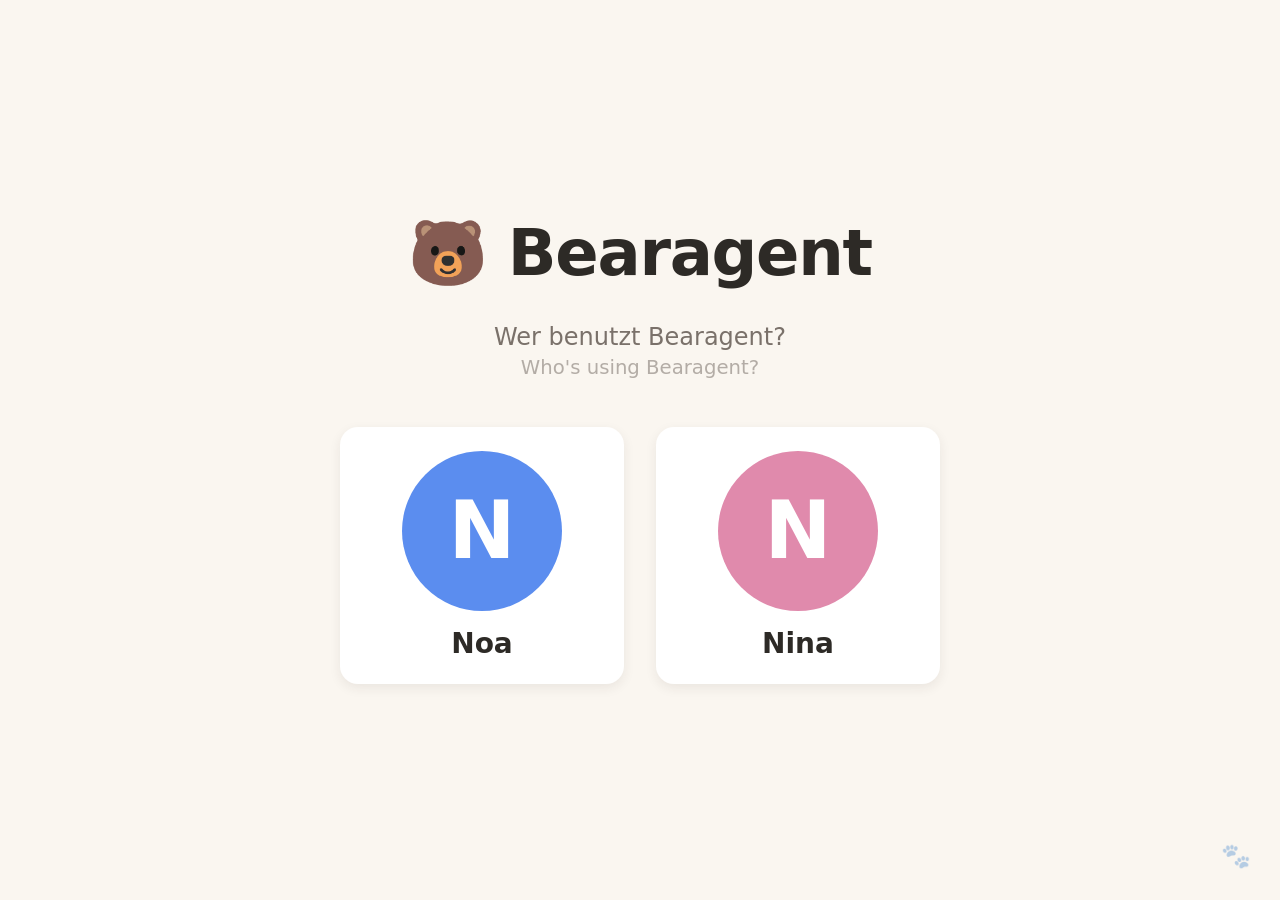
<file: index.html>
<!DOCTYPE html>
<html lang="de">
<head>
  <meta charset="UTF-8">
  <meta name="viewport" content="width=device-width, initial-scale=1.0, viewport-fit=cover">
  <meta name="theme-color" content="#FAF6F0">
  <title>Bearagent</title>
  <link rel="stylesheet" href="assets/css/style.css">
  <link rel="manifest" href="manifest.webmanifest">
  <link rel="icon" type="image/svg+xml" href="assets/img/icon.svg">
  <link rel="apple-touch-icon" href="assets/img/icon-192.png">
</head>
<body class="picker-page">
  <main class="picker">
    <h1 class="logo">🐻 Bearagent</h1>
    <p class="prompt">
      <span class="prompt-de">Wer benutzt Bearagent?</span>
      <span class="prompt-en">Who's using Bearagent?</span>
    </p>
    <div class="profiles">
      <a class="profile" href="kid/noa.html" data-profile="noa">
        <div class="profile-avatar profile-avatar--noa">N</div>
        <span class="profile-name">Noa</span>
      </a>
      <a class="profile" href="kid/nina.html" data-profile="nina">
        <div class="profile-avatar profile-avatar--nina">N</div>
        <span class="profile-name">Nina</span>
      </a>
    </div>
    <button class="parent-corner" aria-label="Parent override" title="Eltern-Menü: lang drücken oder dreifach klicken">🐾</button>
  </main>
  <script src="js/picker.js"></script>
  <script src="js/parent.js"></script>
  <script src="js/register-sw.js"></script>
</body>
</html>
</file>
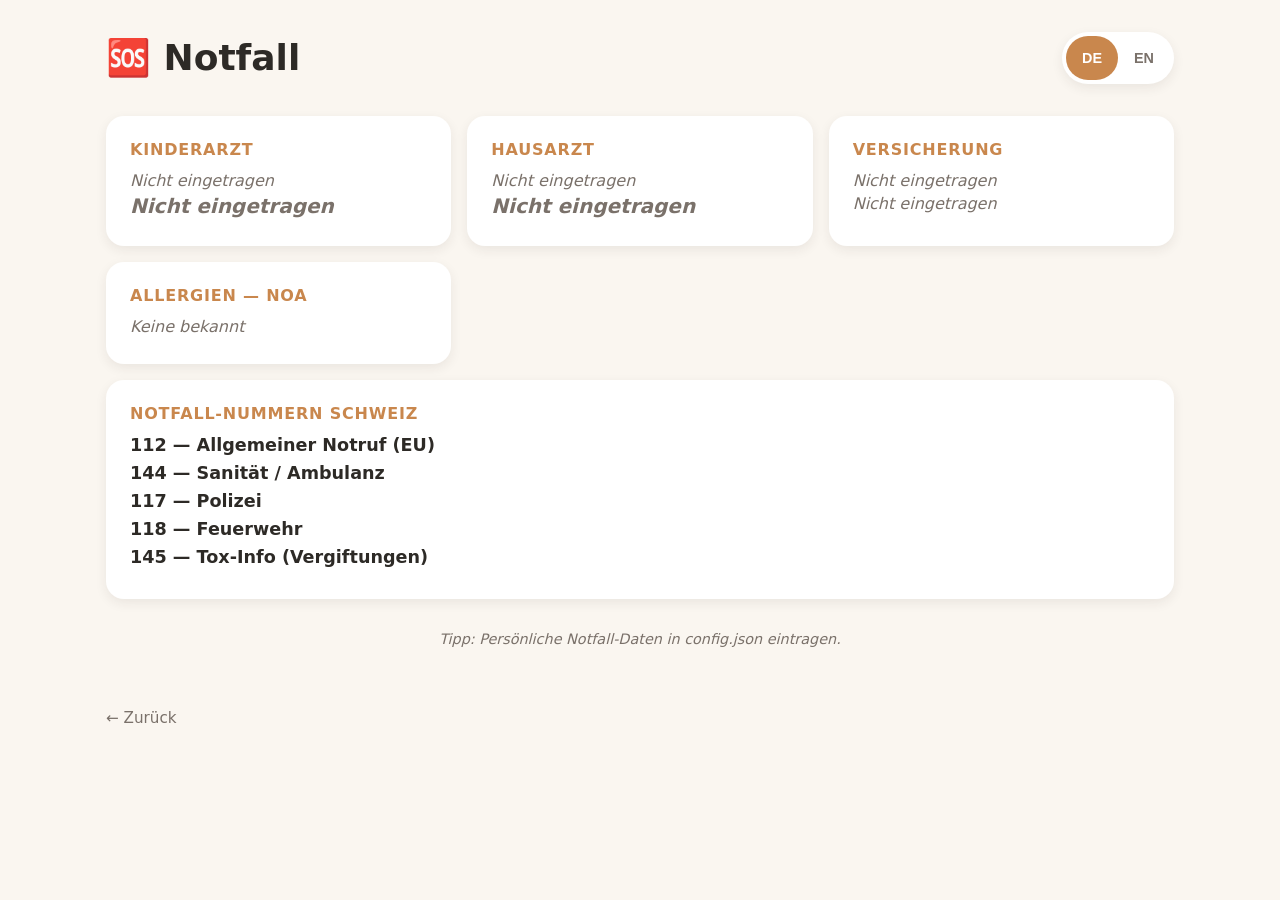
<file: kid/emergency.html>
<!DOCTYPE html>
<html lang="de">
<head>
  <meta charset="UTF-8">
  <meta name="viewport" content="width=device-width, initial-scale=1.0">
  <meta name="theme-color" content="#FAF6F0">
  <title>Bearagent — Notfall</title>
  <link rel="stylesheet" href="../assets/css/style.css">
</head>
<body>
  <main class="kid-page feature-page" data-feature="emergency">
    <header class="kid-header">
      <h1 class="kid-greeting">
        <span class="i18n" data-de="🆘 Notfall" data-en="🆘 Emergency">🆘 Notfall</span>
      </h1>
      <div class="lang-toggle" role="group" aria-label="Language">
        <button type="button" data-lang="de" class="active">DE</button>
        <button type="button" data-lang="en">EN</button>
      </div>
    </header>
    <section id="emergency-content" class="feature-content">
      <p class="loading"><span class="i18n" data-de="Wird geladen…" data-en="Loading…">Wird geladen…</span></p>
    </section>
    <a href="#" class="back-link" data-back-to-kid>
      <span class="i18n" data-de="← Zurück" data-en="← Back">← Zurück</span>
    </a>
  </main>
  <script src="../js/i18n.js"></script>
  <script src="../js/profile.js"></script>
  <script src="../js/emergency.js"></script>
  <script src="../js/register-sw.js"></script>
</body>
</html>
</file>
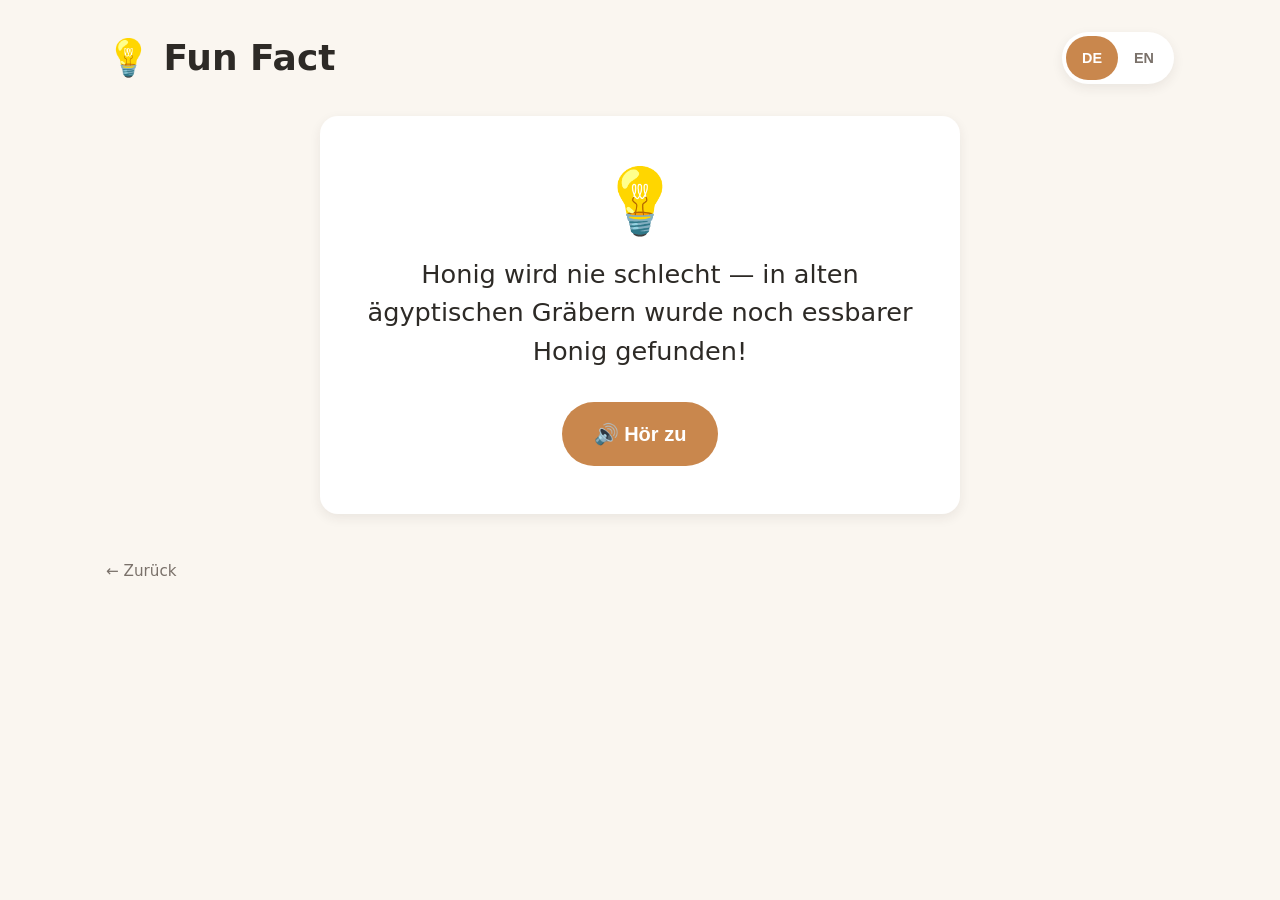
<file: kid/fact.html>
<!DOCTYPE html>
<html lang="de">
<head>
  <meta charset="UTF-8">
  <meta name="viewport" content="width=device-width, initial-scale=1.0">
  <meta name="theme-color" content="#FAF6F0">
  <title>Bearagent — Fun Fact</title>
  <link rel="stylesheet" href="../assets/css/style.css">
</head>
<body>
  <main class="kid-page feature-page" data-feature="fact">
    <header class="kid-header">
      <h1 class="kid-greeting">
        <span class="i18n" data-de="💡 Fun Fact" data-en="💡 Fun fact">💡 Fun Fact</span>
      </h1>
      <div class="lang-toggle" role="group" aria-label="Language">
        <button type="button" data-lang="de" class="active">DE</button>
        <button type="button" data-lang="en">EN</button>
      </div>
    </header>
    <section id="fact-content" class="feature-content">
      <p class="loading"><span class="i18n" data-de="Wird geladen…" data-en="Loading…">Wird geladen…</span></p>
    </section>
    <a href="#" class="back-link" data-back-to-kid>
      <span class="i18n" data-de="← Zurück" data-en="← Back">← Zurück</span>
    </a>
  </main>
  <script src="../js/i18n.js"></script>
  <script src="../js/profile.js"></script>
  <script src="../js/tts.js"></script>
  <script src="../js/fact.js"></script>
  <script src="../js/register-sw.js"></script>
</body>
</html>
</file>
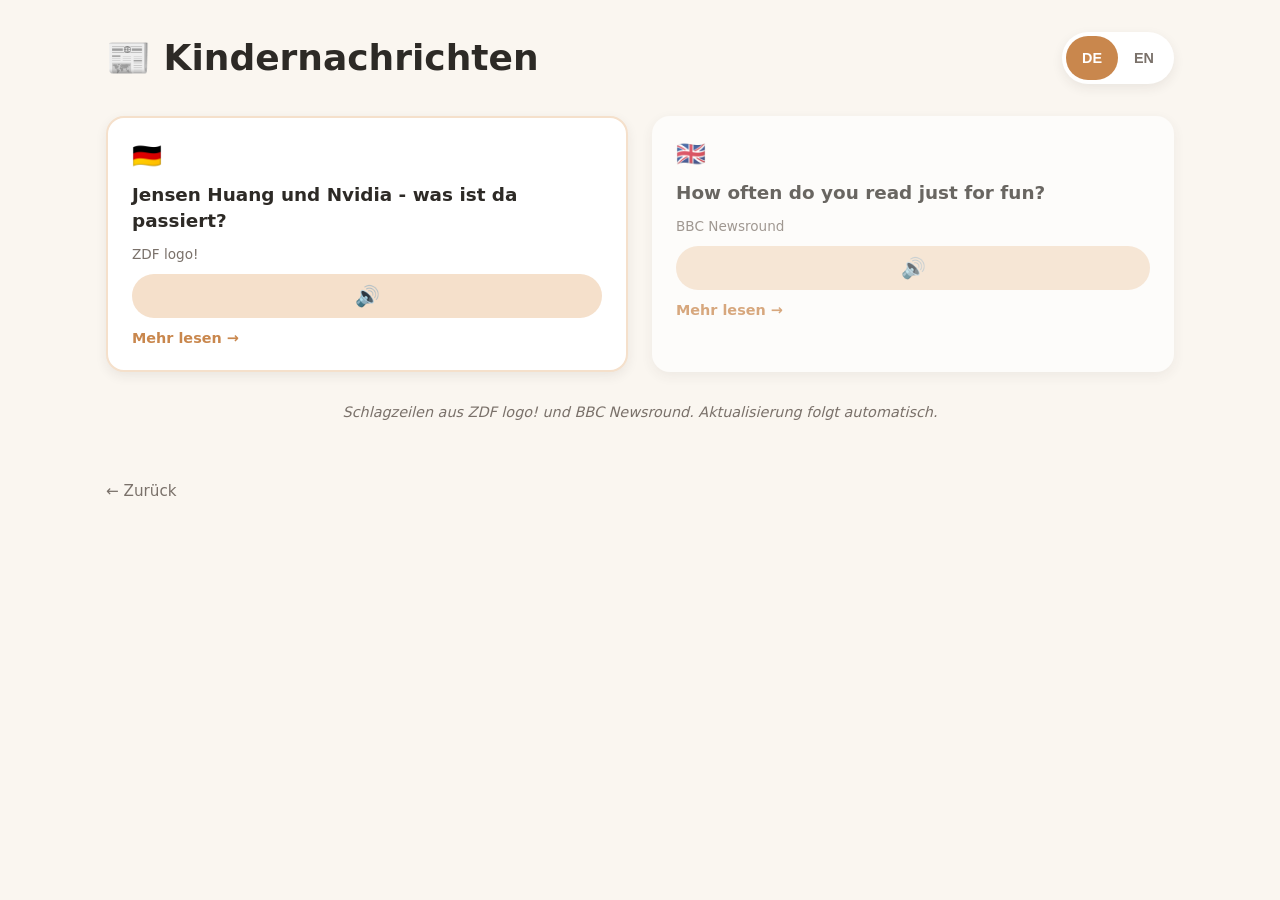
<file: kid/news.html>
<!DOCTYPE html>
<html lang="de">
<head>
  <meta charset="UTF-8">
  <meta name="viewport" content="width=device-width, initial-scale=1.0">
  <meta name="theme-color" content="#FAF6F0">
  <title>Bearagent — Kindernachrichten</title>
  <link rel="stylesheet" href="../assets/css/style.css">
</head>
<body>
  <main class="kid-page feature-page" data-feature="news">
    <header class="kid-header">
      <h1 class="kid-greeting">
        <span class="i18n" data-de="📰 Kindernachrichten" data-en="📰 Kids' news">📰 Kindernachrichten</span>
      </h1>
      <div class="lang-toggle" role="group" aria-label="Language">
        <button type="button" data-lang="de" class="active">DE</button>
        <button type="button" data-lang="en">EN</button>
      </div>
    </header>
    <section id="news-content" class="feature-content">
      <p class="loading"><span class="i18n" data-de="Wird geladen…" data-en="Loading…">Wird geladen…</span></p>
    </section>
    <a href="#" class="back-link" data-back-to-kid>
      <span class="i18n" data-de="← Zurück" data-en="← Back">← Zurück</span>
    </a>
  </main>
  <script src="../js/i18n.js"></script>
  <script src="../js/profile.js"></script>
  <script src="../js/tts.js"></script>
  <script src="../js/news.js"></script>
  <script src="../js/register-sw.js"></script>
</body>
</html>
</file>
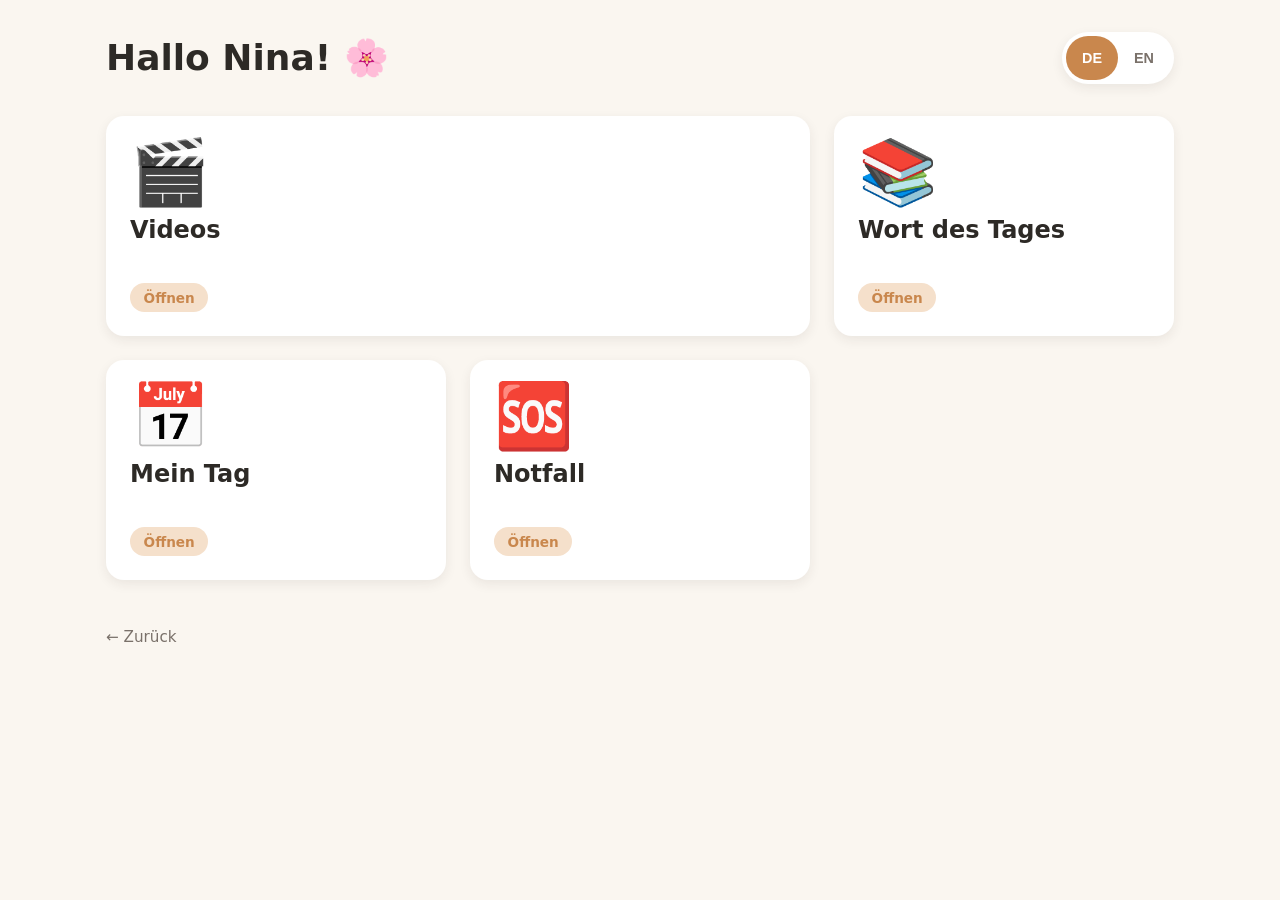
<file: kid/nina.html>
<!DOCTYPE html>
<html lang="de">
<head>
  <meta charset="UTF-8">
  <meta name="viewport" content="width=device-width, initial-scale=1.0">
  <meta name="theme-color" content="#FAF6F0">
  <title>Bearagent — Nina</title>
  <link rel="stylesheet" href="../assets/css/style.css">
</head>
<body>
  <main class="kid-page kid-page--nina" data-profile="nina">
    <header class="kid-header">
      <h1 class="kid-greeting">
        <span class="i18n" data-de="Hallo Nina! 🌸" data-en="Hi Nina! 🌸">Hallo Nina! 🌸</span>
      </h1>
      <div class="lang-toggle" role="group" aria-label="Language">
        <button type="button" data-lang="de" class="active">DE</button>
        <button type="button" data-lang="en">EN</button>
      </div>
    </header>

    <section class="tiles">
      <button class="tile tile--big tile--coming" data-feature="videos">
        <div>
          <div class="tile-icon">🎬</div>
          <h2 class="tile-title i18n" data-de="Videos" data-en="Videos">Videos</h2>
        </div>
        <span class="tile-cta i18n" data-de="Bald" data-en="Soon">Bald</span>
      </button>

      <button class="tile tile--coming" data-feature="word">
        <div>
          <div class="tile-icon">📚</div>
          <h2 class="tile-title i18n" data-de="Wort des Tages" data-en="Word of the day">Wort des Tages</h2>
        </div>
        <span class="tile-cta i18n" data-de="Bald" data-en="Soon">Bald</span>
      </button>

      <button class="tile tile--coming" data-feature="schedule">
        <div>
          <div class="tile-icon">📅</div>
          <h2 class="tile-title i18n" data-de="Mein Tag" data-en="My day">Mein Tag</h2>
        </div>
        <span class="tile-cta i18n" data-de="Bald" data-en="Soon">Bald</span>
      </button>

      <button class="tile tile--coming" data-feature="emergency">
        <div>
          <div class="tile-icon">🆘</div>
          <h2 class="tile-title i18n" data-de="Notfall" data-en="Emergency">Notfall</h2>
        </div>
        <span class="tile-cta i18n" data-de="Bald" data-en="Soon">Bald</span>
      </button>
    </section>

    <a href="../index.html" class="back-link">
      <span class="i18n" data-de="← Zurück" data-en="← Back">← Zurück</span>
    </a>
  </main>
  <script src="../js/i18n.js"></script>
  <script src="../js/tiles.js"></script>
  <script src="../js/register-sw.js"></script>
</body>
</html>
</file>
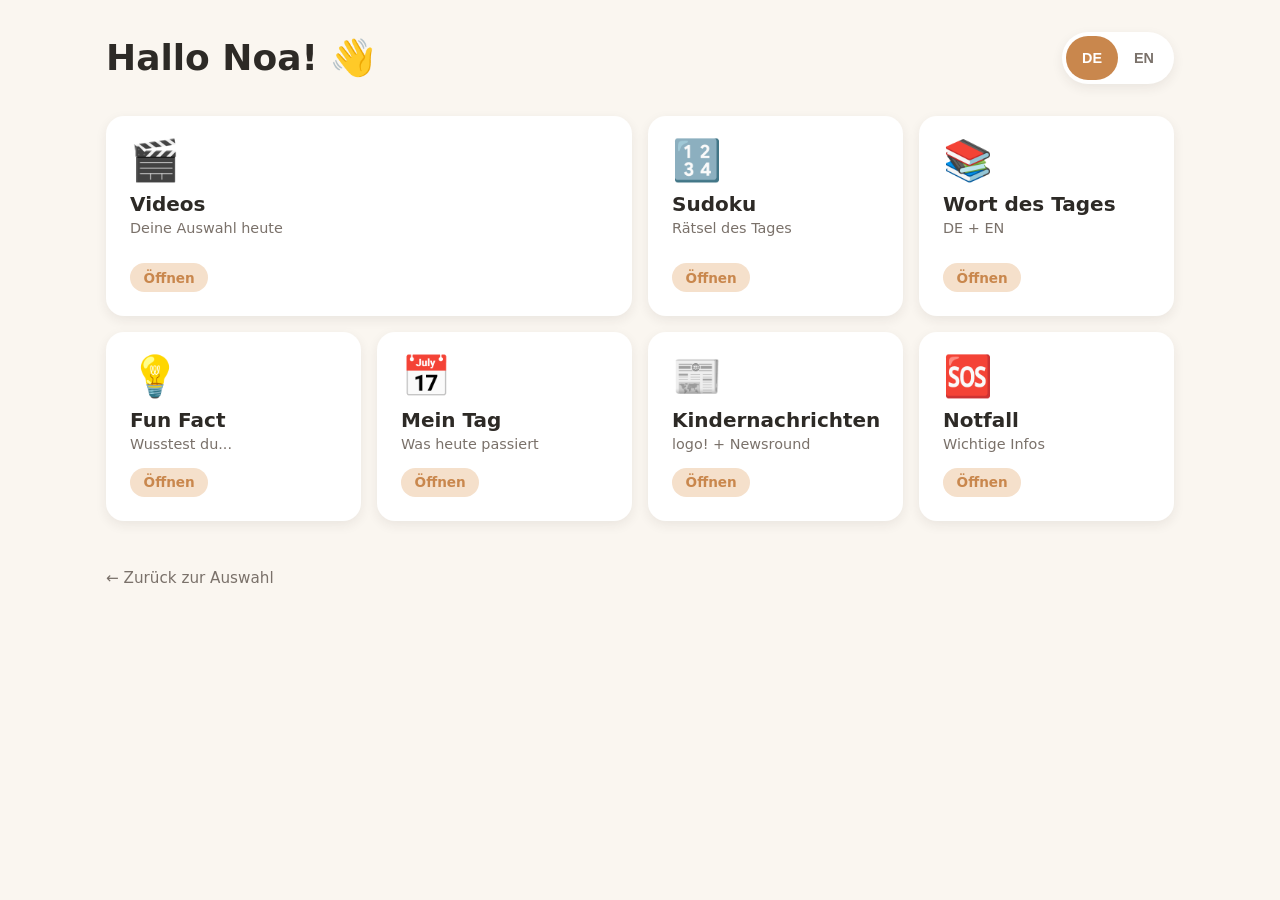
<file: kid/noa.html>
<!DOCTYPE html>
<html lang="de">
<head>
  <meta charset="UTF-8">
  <meta name="viewport" content="width=device-width, initial-scale=1.0">
  <meta name="theme-color" content="#FAF6F0">
  <title>Bearagent — Noa</title>
  <link rel="stylesheet" href="../assets/css/style.css">
</head>
<body>
  <main class="kid-page" data-profile="noa">
    <header class="kid-header">
      <h1 class="kid-greeting">
        <span class="i18n" data-de="Hallo Noa! 👋" data-en="Hi Noa! 👋">Hallo Noa! 👋</span>
      </h1>
      <div class="lang-toggle" role="group" aria-label="Language">
        <button type="button" data-lang="de" class="active">DE</button>
        <button type="button" data-lang="en">EN</button>
      </div>
    </header>

    <section class="tiles">
      <button class="tile tile--big tile--coming" data-feature="videos">
        <div>
          <div class="tile-icon">🎬</div>
          <h2 class="tile-title i18n" data-de="Videos" data-en="Videos">Videos</h2>
          <p class="tile-sub i18n" data-de="Deine Auswahl heute" data-en="Your picks today">Deine Auswahl heute</p>
        </div>
        <span class="tile-cta i18n" data-de="Bald verfügbar" data-en="Coming soon">Bald verfügbar</span>
      </button>

      <button class="tile tile--coming" data-feature="sudoku">
        <div>
          <div class="tile-icon">🔢</div>
          <h2 class="tile-title">Sudoku</h2>
          <p class="tile-sub i18n" data-de="Rätsel des Tages" data-en="Puzzle of the day">Rätsel des Tages</p>
        </div>
        <span class="tile-cta i18n" data-de="Bald verfügbar" data-en="Coming soon">Bald verfügbar</span>
      </button>

      <button class="tile tile--coming" data-feature="word">
        <div>
          <div class="tile-icon">📚</div>
          <h2 class="tile-title i18n" data-de="Wort des Tages" data-en="Word of the day">Wort des Tages</h2>
          <p class="tile-sub i18n" data-de="DE + EN" data-en="DE + EN">DE + EN</p>
        </div>
        <span class="tile-cta i18n" data-de="Bald verfügbar" data-en="Coming soon">Bald verfügbar</span>
      </button>

      <button class="tile tile--coming" data-feature="fact">
        <div>
          <div class="tile-icon">💡</div>
          <h2 class="tile-title i18n" data-de="Fun Fact" data-en="Fun fact">Fun Fact</h2>
          <p class="tile-sub i18n" data-de="Wusstest du..." data-en="Did you know...">Wusstest du...</p>
        </div>
        <span class="tile-cta i18n" data-de="Bald verfügbar" data-en="Coming soon">Bald verfügbar</span>
      </button>

      <button class="tile tile--coming" data-feature="schedule">
        <div>
          <div class="tile-icon">📅</div>
          <h2 class="tile-title i18n" data-de="Mein Tag" data-en="My day">Mein Tag</h2>
          <p class="tile-sub i18n" data-de="Was heute passiert" data-en="What's happening today">Was heute passiert</p>
        </div>
        <span class="tile-cta i18n" data-de="Bald verfügbar" data-en="Coming soon">Bald verfügbar</span>
      </button>

      <button class="tile tile--coming" data-feature="news">
        <div>
          <div class="tile-icon">📰</div>
          <h2 class="tile-title i18n" data-de="Kindernachrichten" data-en="Kids' news">Kindernachrichten</h2>
          <p class="tile-sub i18n" data-de="logo! + Newsround" data-en="logo! + Newsround">logo! + Newsround</p>
        </div>
        <span class="tile-cta i18n" data-de="Bald verfügbar" data-en="Coming soon">Bald verfügbar</span>
      </button>

      <button class="tile tile--coming" data-feature="emergency">
        <div>
          <div class="tile-icon">🆘</div>
          <h2 class="tile-title i18n" data-de="Notfall" data-en="Emergency">Notfall</h2>
          <p class="tile-sub i18n" data-de="Wichtige Infos" data-en="Important info">Wichtige Infos</p>
        </div>
        <span class="tile-cta i18n" data-de="Bald verfügbar" data-en="Coming soon">Bald verfügbar</span>
      </button>
    </section>

    <a href="../index.html" class="back-link">
      <span class="i18n" data-de="← Zurück zur Auswahl" data-en="← Back to picker">← Zurück zur Auswahl</span>
    </a>
  </main>
  <script src="../js/i18n.js"></script>
  <script src="../js/tiles.js"></script>
  <script src="../js/register-sw.js"></script>
</body>
</html>
</file>
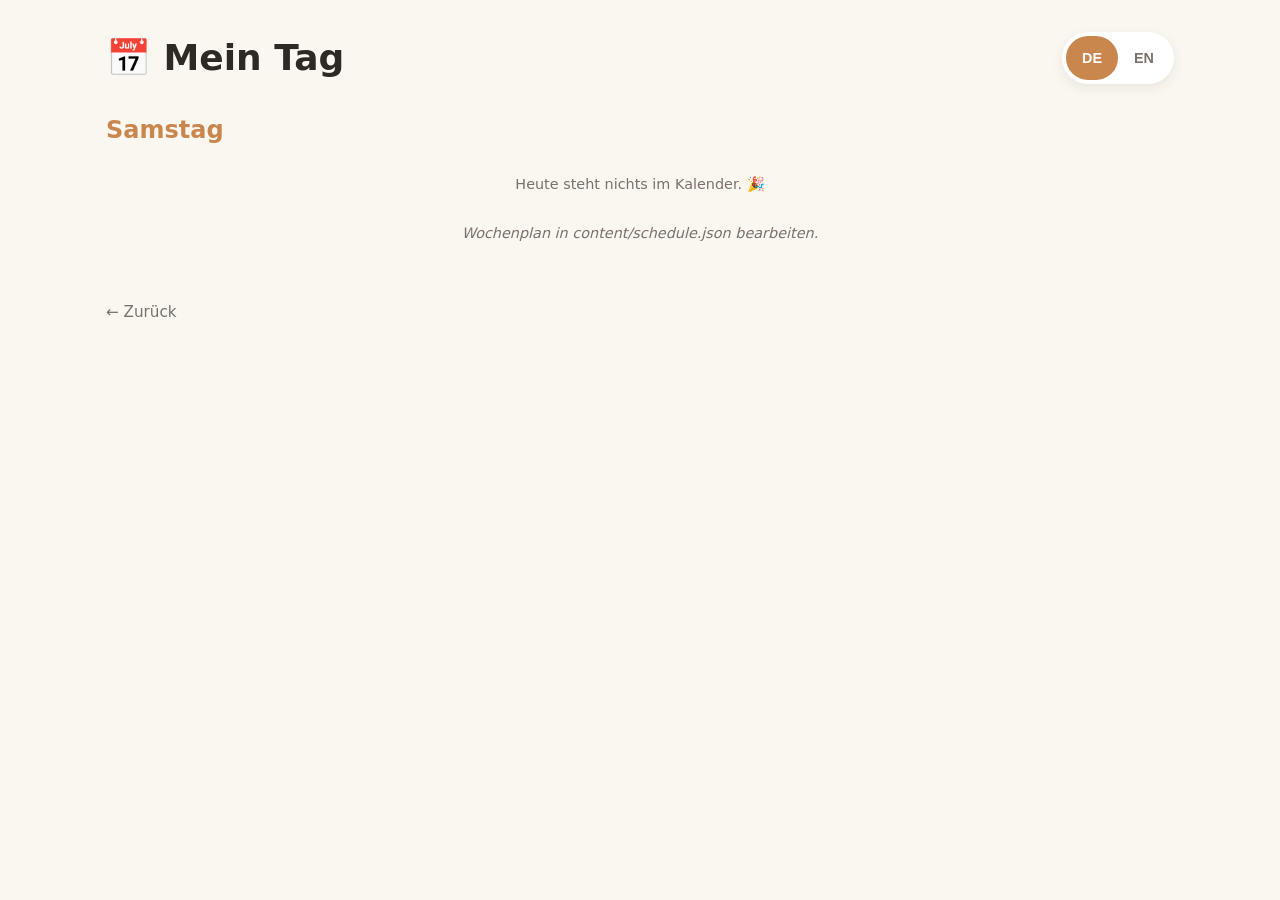
<file: kid/schedule.html>
<!DOCTYPE html>
<html lang="de">
<head>
  <meta charset="UTF-8">
  <meta name="viewport" content="width=device-width, initial-scale=1.0">
  <meta name="theme-color" content="#FAF6F0">
  <title>Bearagent — Mein Tag</title>
  <link rel="stylesheet" href="../assets/css/style.css">
</head>
<body>
  <main class="kid-page feature-page" data-feature="schedule">
    <header class="kid-header">
      <h1 class="kid-greeting">
        <span class="i18n" data-de="📅 Mein Tag" data-en="📅 My day">📅 Mein Tag</span>
      </h1>
      <div class="lang-toggle" role="group" aria-label="Language">
        <button type="button" data-lang="de" class="active">DE</button>
        <button type="button" data-lang="en">EN</button>
      </div>
    </header>
    <section id="schedule-content" class="feature-content">
      <p class="loading"><span class="i18n" data-de="Wird geladen…" data-en="Loading…">Wird geladen…</span></p>
    </section>
    <a href="#" class="back-link" data-back-to-kid>
      <span class="i18n" data-de="← Zurück" data-en="← Back">← Zurück</span>
    </a>
  </main>
  <script src="../js/i18n.js"></script>
  <script src="../js/profile.js"></script>
  <script src="../js/schedule.js"></script>
  <script src="../js/register-sw.js"></script>
</body>
</html>
</file>
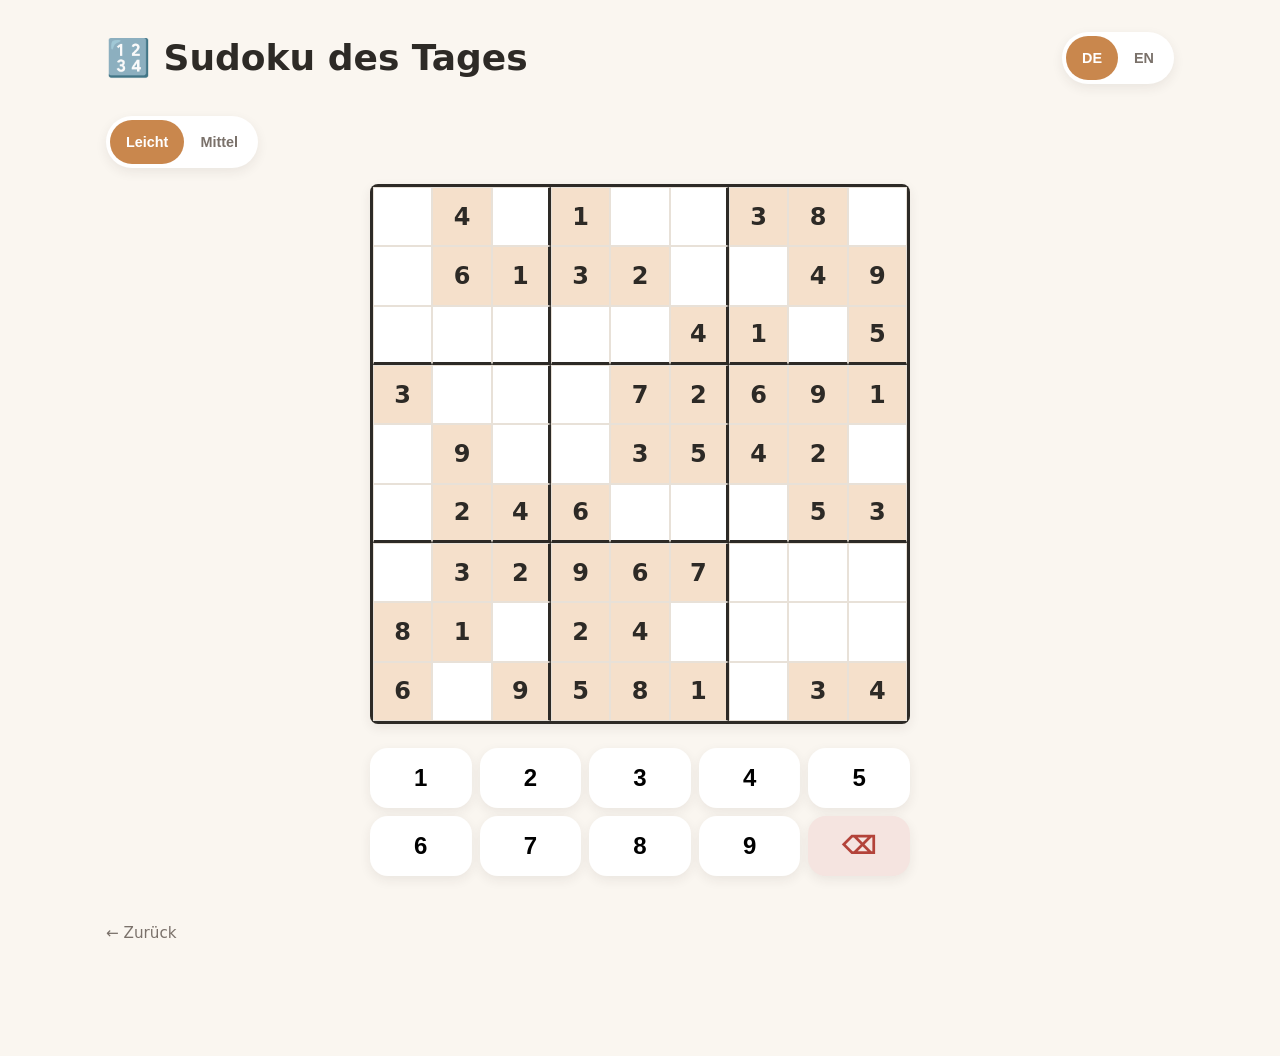
<file: kid/sudoku.html>
<!DOCTYPE html>
<html lang="de">
<head>
  <meta charset="UTF-8">
  <meta name="viewport" content="width=device-width, initial-scale=1.0">
  <meta name="theme-color" content="#FAF6F0">
  <title>Bearagent — Sudoku</title>
  <link rel="stylesheet" href="../assets/css/style.css">
</head>
<body>
  <main class="kid-page feature-page" data-feature="sudoku">
    <header class="kid-header">
      <h1 class="kid-greeting">
        <span class="i18n" data-de="🔢 Sudoku des Tages" data-en="🔢 Sudoku of the day">🔢 Sudoku des Tages</span>
      </h1>
      <div class="lang-toggle" role="group" aria-label="Language">
        <button type="button" data-lang="de" class="active">DE</button>
        <button type="button" data-lang="en">EN</button>
      </div>
    </header>

    <div class="sudoku-controls">
      <div class="sudoku-diff" role="group">
        <button type="button" data-diff="easy" class="active">
          <span class="i18n" data-de="Leicht" data-en="Easy">Leicht</span>
        </button>
        <button type="button" data-diff="medium">
          <span class="i18n" data-de="Mittel" data-en="Medium">Mittel</span>
        </button>
      </div>
      <p id="sudoku-status" class="sudoku-status" aria-live="polite"></p>
    </div>

    <div id="sudoku-board" class="sudoku-board" aria-label="Sudoku"></div>
    <div id="sudoku-pad" class="sudoku-pad"></div>

    <a href="#" class="back-link" data-back-to-kid>
      <span class="i18n" data-de="← Zurück" data-en="← Back">← Zurück</span>
    </a>
  </main>
  <script src="../js/i18n.js"></script>
  <script src="../js/profile.js"></script>
  <script src="../js/sudoku.js"></script>
  <script src="../js/register-sw.js"></script>
</body>
</html>
</file>
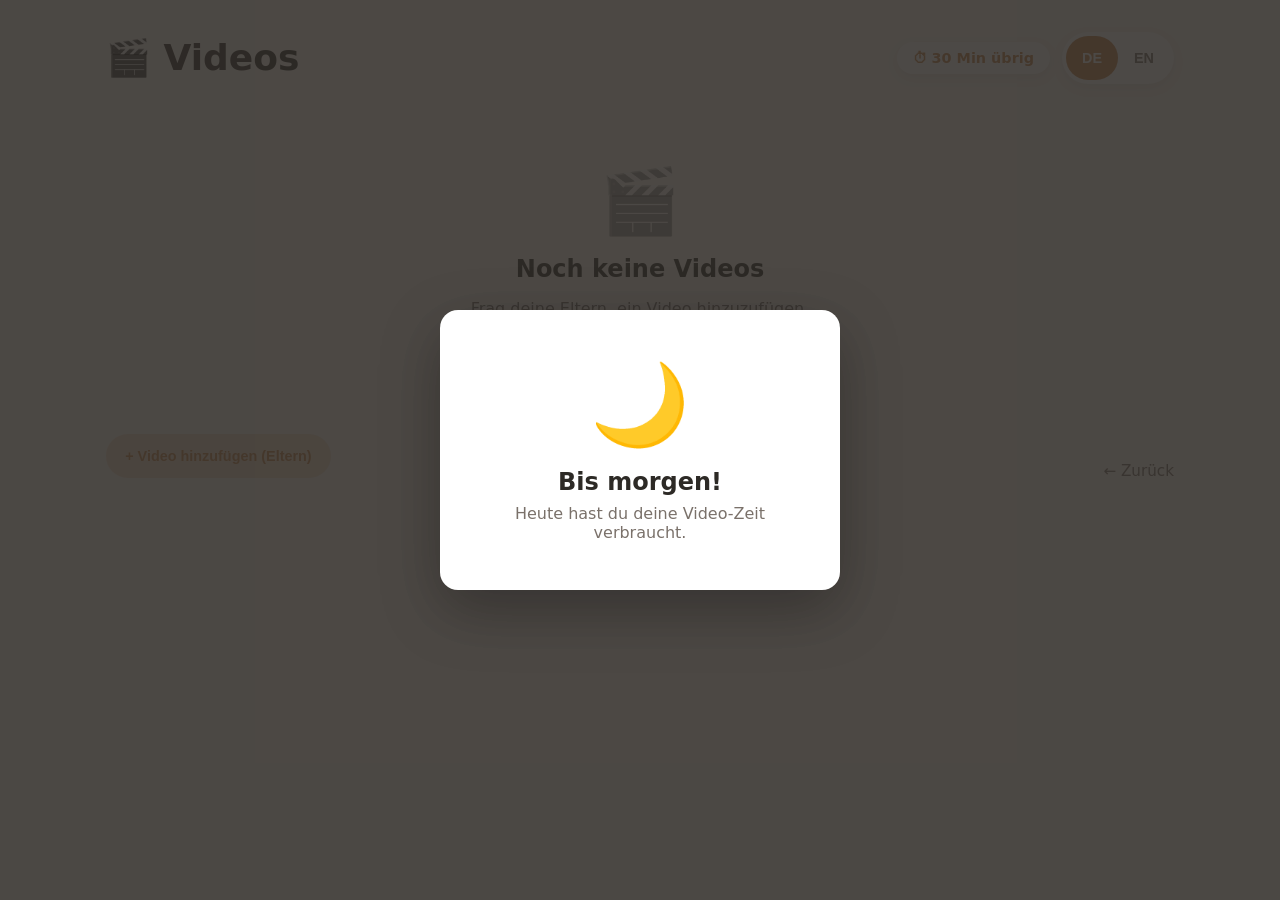
<file: kid/videos.html>
<!DOCTYPE html>
<html lang="de">
<head>
  <meta charset="UTF-8">
  <meta name="viewport" content="width=device-width, initial-scale=1.0">
  <meta name="theme-color" content="#FAF6F0">
  <title>Bearagent — Videos</title>
  <link rel="stylesheet" href="../assets/css/style.css">
</head>
<body>
  <main class="kid-page feature-page" data-feature="videos">
    <header class="kid-header">
      <h1 class="kid-greeting">
        <span class="i18n" data-de="🎬 Videos" data-en="🎬 Videos">🎬 Videos</span>
      </h1>
      <div class="kid-header-right">
        <span id="timer-pill" class="timer-pill" aria-live="polite">⏱</span>
        <div class="lang-toggle" role="group" aria-label="Language">
          <button type="button" data-lang="de" class="active">DE</button>
          <button type="button" data-lang="en">EN</button>
        </div>
      </div>
    </header>

    <section id="videos-player" class="videos-player" hidden>
      <div id="ytplayer"></div>
      <button id="player-back" type="button" class="player-back">
        <span class="i18n" data-de="← Zurück zur Auswahl" data-en="← Back to list">← Zurück zur Auswahl</span>
      </button>
    </section>

    <section id="videos-grid" class="videos-grid"></section>

    <section id="videos-empty" class="videos-empty" hidden>
      <div class="empty-illustration">🎬</div>
      <h2 class="i18n" data-de="Noch keine Videos" data-en="No videos yet">Noch keine Videos</h2>
      <p class="i18n" data-de="Frag deine Eltern, ein Video hinzuzufügen." data-en="Ask a parent to add a video.">Frag deine Eltern, ein Video hinzuzufügen.</p>
    </section>

    <div id="videos-lockout" class="videos-lockout" hidden>
      <div class="lockout-card">
        <div class="lockout-icon">🌙</div>
        <h2 class="i18n" data-de="Bis morgen!" data-en="See you tomorrow!">Bis morgen!</h2>
        <p class="i18n" data-de="Heute hast du deine Video-Zeit verbraucht." data-en="You've used today's video time.">Heute hast du deine Video-Zeit verbraucht.</p>
      </div>
    </div>

    <div class="videos-footer">
      <button id="add-video-btn" type="button" class="add-video-btn">
        <span class="i18n" data-de="+ Video hinzufügen (Eltern)" data-en="+ Add video (parent)">+ Video hinzufügen (Eltern)</span>
      </button>
      <a href="#" class="back-link" data-back-to-kid>
        <span class="i18n" data-de="← Zurück" data-en="← Back">← Zurück</span>
      </a>
    </div>
  </main>
  <script src="../js/i18n.js"></script>
  <script src="../js/profile.js"></script>
  <script src="../js/timer.js"></script>
  <script src="../js/videos.js"></script>
  <script src="../js/register-sw.js"></script>
</body>
</html>
</file>
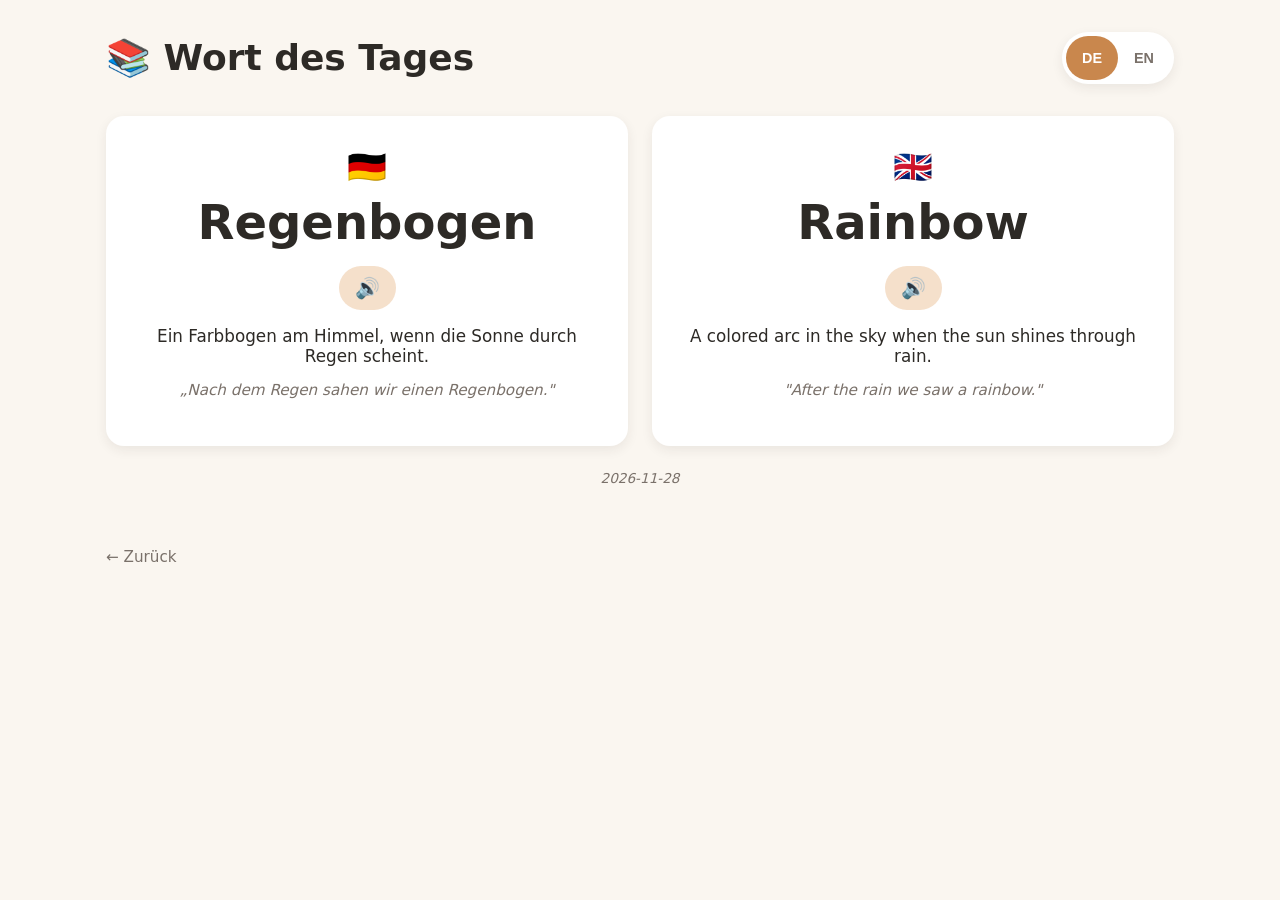
<file: kid/word.html>
<!DOCTYPE html>
<html lang="de">
<head>
  <meta charset="UTF-8">
  <meta name="viewport" content="width=device-width, initial-scale=1.0">
  <meta name="theme-color" content="#FAF6F0">
  <title>Bearagent — Wort des Tages</title>
  <link rel="stylesheet" href="../assets/css/style.css">
</head>
<body>
  <main class="kid-page feature-page" data-feature="word">
    <header class="kid-header">
      <h1 class="kid-greeting">
        <span class="i18n" data-de="📚 Wort des Tages" data-en="📚 Word of the day">📚 Wort des Tages</span>
      </h1>
      <div class="lang-toggle" role="group" aria-label="Language">
        <button type="button" data-lang="de" class="active">DE</button>
        <button type="button" data-lang="en">EN</button>
      </div>
    </header>
    <section id="word-content" class="feature-content">
      <p class="loading"><span class="i18n" data-de="Wird geladen…" data-en="Loading…">Wird geladen…</span></p>
    </section>
    <a href="#" class="back-link" data-back-to-kid>
      <span class="i18n" data-de="← Zurück" data-en="← Back">← Zurück</span>
    </a>
  </main>
  <script src="../js/i18n.js"></script>
  <script src="../js/profile.js"></script>
  <script src="../js/tts.js"></script>
  <script src="../js/word.js"></script>
  <script src="../js/register-sw.js"></script>
</body>
</html>
</file>
<file: assets/css/style.css>
/* Bearagent — calm bear-themed UI baseline.
   Big touch targets, gentle palette, generous whitespace.
   Mobile-first; scales up to wall-tablet sizes. */

:root {
  --bg: #FAF6F0;
  --card: #FFFFFF;
  --text: #2D2A26;
  --muted: #7A716A;
  --accent: #C9874D;          /* warm bear-brown */
  --accent-soft: #F5E0CB;
  --noa: #5B8DEF;             /* placeholder color — Jael may want a photo or custom illustration */
  --nina: #E08AAC;
  --ok: #4DA672;
  --shadow: 0 4px 12px rgba(45,42,38,0.08);
  --shadow-hover: 0 8px 20px rgba(45,42,38,0.12);
  --radius: 18px;
  --tap-min: 44px;
}

* { box-sizing: border-box; }
html, body { margin: 0; padding: 0; }
body {
  font-family: -apple-system, BlinkMacSystemFont, "SF Pro Display", "Segoe UI", system-ui, sans-serif;
  background: var(--bg);
  color: var(--text);
  min-height: 100vh;
  -webkit-tap-highlight-color: transparent;
  -webkit-font-smoothing: antialiased;
}

/* ========== Profile picker ========== */
.picker-page {
  display: flex;
  align-items: center;
  justify-content: center;
}
.picker {
  width: min(900px, 92vw);
  text-align: center;
  padding: 5vh 2rem;
}
.logo {
  font-size: clamp(2.5rem, 8vw, 4rem);
  margin: 0 0 0.5em;
  font-weight: 700;
  letter-spacing: -0.02em;
}
.prompt {
  font-size: clamp(1.1rem, 3vw, 1.5rem);
  color: var(--muted);
  margin: 0 0 3rem;
}
.prompt-de, .prompt-en { display: block; }
.prompt-en { opacity: 0.55; font-size: 0.82em; margin-top: 0.25em; }

.profiles {
  display: grid;
  grid-template-columns: repeat(2, 1fr);
  gap: 2rem;
  max-width: 600px;
  margin: 0 auto;
}
.profile {
  display: flex;
  flex-direction: column;
  align-items: center;
  gap: 1rem;
  padding: 1.5rem;
  background: var(--card);
  border-radius: var(--radius);
  box-shadow: var(--shadow);
  text-decoration: none;
  color: var(--text);
  transition: transform 0.15s ease, box-shadow 0.15s ease;
  min-height: var(--tap-min);
}
.profile:active { transform: scale(0.96); }
.profile:hover { box-shadow: var(--shadow-hover); }
.profile-avatar {
  width: clamp(96px, 22vw, 160px);
  height: clamp(96px, 22vw, 160px);
  border-radius: 50%;
  display: grid;
  place-items: center;
  font-size: clamp(3rem, 8vw, 5rem);
  font-weight: 700;
  color: white;
  user-select: none;
}
.profile-avatar--noa { background: var(--noa); }
.profile-avatar--nina { background: var(--nina); }
.profile-name {
  font-size: clamp(1.25rem, 3vw, 1.75rem);
  font-weight: 600;
}

.parent-corner {
  position: fixed;
  bottom: 1rem;
  right: 1rem;
  width: 56px;
  height: 56px;
  border-radius: 50%;
  background: transparent;
  border: none;
  font-size: 1.5rem;
  opacity: 0.3;
  cursor: pointer;
  transition: opacity 0.2s ease;
}
.parent-corner:hover, .parent-corner:focus-visible { opacity: 0.65; }

/* ========== Kid pages ========== */
.kid-page {
  padding: 2rem 1rem 4rem;
  max-width: 1100px;
  margin: 0 auto;
}
.kid-header {
  display: flex;
  align-items: center;
  justify-content: space-between;
  margin-bottom: 2rem;
  flex-wrap: wrap;
  gap: 1rem;
}
.kid-greeting {
  font-size: clamp(1.5rem, 4vw, 2.25rem);
  font-weight: 700;
  margin: 0;
}
.lang-toggle {
  display: inline-flex;
  background: var(--card);
  border-radius: 999px;
  padding: 0.25rem;
  box-shadow: var(--shadow);
}
.lang-toggle button {
  border: none;
  background: transparent;
  padding: 0.5rem 1rem;
  border-radius: 999px;
  font-size: 0.9rem;
  font-weight: 600;
  cursor: pointer;
  color: var(--muted);
  min-height: var(--tap-min);
  min-width: var(--tap-min);
}
.lang-toggle button.active { background: var(--accent); color: white; }

.back-link {
  display: inline-block;
  margin-top: 2.5rem;
  color: var(--muted);
  text-decoration: none;
  font-size: 0.95rem;
  padding: 0.5rem 0;
  min-height: var(--tap-min);
}
.back-link:hover { color: var(--accent); }

/* Tile grid */
.tiles {
  display: grid;
  grid-template-columns: repeat(auto-fill, minmax(240px, 1fr));
  gap: 1rem;
}
.tile {
  background: var(--card);
  border-radius: var(--radius);
  padding: 1.5rem;
  box-shadow: var(--shadow);
  min-height: 160px;
  display: flex;
  flex-direction: column;
  justify-content: space-between;
  transition: transform 0.15s ease, box-shadow 0.15s ease;
  border: none;
  text-align: left;
  font-family: inherit;
  color: inherit;
  cursor: pointer;
}
.tile:hover { box-shadow: var(--shadow-hover); }
.tile:active { transform: scale(0.98); }
.tile--big {
  grid-column: span 2;
  min-height: 200px;
}
@media (max-width: 640px) {
  .tile--big { grid-column: span 1; }
}
.tile-icon { font-size: 2.5rem; line-height: 1; }
.tile-title {
  font-size: 1.25rem;
  font-weight: 600;
  margin: 0.75rem 0 0.25rem;
}
.tile-sub {
  font-size: 0.9rem;
  color: var(--muted);
  margin: 0;
}
.tile-cta {
  margin-top: 1rem;
  align-self: flex-start;
  font-size: 0.85rem;
  background: var(--accent-soft);
  color: var(--accent);
  padding: 0.4rem 0.85rem;
  border-radius: 999px;
  font-weight: 600;
}
.tile--coming .tile-cta {
  background: transparent;
  color: var(--muted);
  font-style: italic;
  padding-left: 0;
}

/* Nina variant — bigger tiles, picture-first */
.kid-page--nina .tiles {
  grid-template-columns: repeat(auto-fill, minmax(280px, 1fr));
  gap: 1.5rem;
}
.kid-page--nina .tile { min-height: 220px; }
.kid-page--nina .tile-icon { font-size: 4rem; }
.kid-page--nina .tile-title { font-size: 1.5rem; }

/* ========== Feature pages (shared) ========== */
.feature-page { padding-bottom: 6rem; }
.feature-content { margin-top: 1.5rem; }
.loading, .error { color: var(--muted); text-align: center; padding: 2rem; }
.error { color: #b3433a; }
.muted { color: var(--muted); }
.empty-note { color: var(--muted); font-size: 0.9rem; margin-top: 2rem; text-align: center; }
.date-note { color: var(--muted); font-size: 0.85rem; margin-top: 1.5rem; text-align: center; }

.speak-btn {
  background: var(--accent-soft);
  border: none;
  border-radius: 999px;
  padding: 0.5rem 1rem;
  font-size: 1.25rem;
  cursor: pointer;
  min-height: var(--tap-min);
  min-width: var(--tap-min);
  color: var(--accent);
}
.speak-btn:hover { background: var(--accent); color: white; }
.speak-btn-big {
  background: var(--accent);
  color: white;
  border: none;
  border-radius: 999px;
  padding: 1rem 2rem;
  font-size: 1.25rem;
  font-weight: 600;
  cursor: pointer;
  min-height: 64px;
}
.speak-btn-big:hover { background: #b07640; }

/* ========== Word of the day ========== */
.word-cards {
  display: grid;
  grid-template-columns: 1fr 1fr;
  gap: 1.5rem;
}
@media (max-width: 640px) {
  .word-cards { grid-template-columns: 1fr; }
}
.word-card {
  background: var(--card);
  border-radius: var(--radius);
  padding: 2rem 1.5rem;
  box-shadow: var(--shadow);
  text-align: center;
}
.word-flag { font-size: 2rem; margin-bottom: 0.5rem; }
.word-big {
  font-size: clamp(2rem, 6vw, 3rem);
  font-weight: 700;
  margin: 0.5rem 0 1rem;
}
.word-cards--big .word-big { font-size: clamp(2.5rem, 8vw, 4rem); }
.word-meaning { color: var(--text); font-size: 1.05rem; margin: 1rem 0 0.5rem; }
.word-example { color: var(--muted); font-style: italic; font-size: 0.95rem; }

/* ========== Fun fact ========== */
.fact-card {
  background: var(--card);
  border-radius: var(--radius);
  padding: 3rem 2rem;
  box-shadow: var(--shadow);
  text-align: center;
  max-width: 640px;
  margin: 0 auto;
}
.fact-icon { font-size: 4rem; margin-bottom: 1rem; }
.fact-text {
  font-size: clamp(1.2rem, 3.5vw, 1.6rem);
  line-height: 1.5;
  margin: 0 0 2rem;
}

/* ========== News ========== */
.news-grid {
  display: grid;
  grid-template-columns: 1fr 1fr;
  gap: 1.5rem;
}
@media (max-width: 640px) {
  .news-grid { grid-template-columns: 1fr; }
}
.news-card {
  background: var(--card);
  border-radius: var(--radius);
  padding: 1.5rem;
  box-shadow: var(--shadow);
  display: flex;
  flex-direction: column;
  gap: 0.75rem;
  opacity: 0.7;
  transition: opacity 0.2s ease;
}
.news-card--active { opacity: 1; border: 2px solid var(--accent-soft); }
.news-flag { font-size: 1.5rem; }
.news-headline {
  font-size: 1.15rem;
  font-weight: 600;
  margin: 0;
  line-height: 1.4;
}
.news-source { color: var(--muted); font-size: 0.85rem; margin: 0; }
.news-link {
  color: var(--accent);
  font-size: 0.9rem;
  text-decoration: none;
  font-weight: 600;
}
.news-link:hover { text-decoration: underline; }

/* ========== Schedule ========== */
.schedule-day {
  font-size: 1.5rem;
  font-weight: 600;
  margin: 0 0 1.5rem;
  color: var(--accent);
}
.schedule-list {
  list-style: none;
  padding: 0;
  margin: 0;
  display: flex;
  flex-direction: column;
  gap: 0.75rem;
}
.schedule-item {
  background: var(--card);
  border-radius: var(--radius);
  padding: 1rem 1.5rem;
  box-shadow: var(--shadow);
  display: flex;
  align-items: center;
  gap: 1rem;
}
.schedule-icon { font-size: 2rem; flex-shrink: 0; }
.schedule-time {
  font-weight: 600;
  color: var(--accent);
  min-width: 60px;
}
.schedule-label { font-size: 1.1rem; }
.schedule-list--big .schedule-icon { font-size: 3rem; }
.schedule-list--big .schedule-label { font-size: 1.4rem; }
.schedule-list--big .schedule-item { padding: 1.5rem; }

/* ========== Emergency ========== */
.emergency-grid {
  display: grid;
  grid-template-columns: repeat(auto-fill, minmax(280px, 1fr));
  gap: 1rem;
}
.emergency-card {
  background: var(--card);
  border-radius: var(--radius);
  padding: 1.5rem;
  box-shadow: var(--shadow);
}
.emergency-card--wide { grid-column: 1 / -1; }
.emergency-card--allergy { border-left: 4px solid #d8633a; }
.emergency-card h3 {
  margin: 0 0 0.75rem;
  color: var(--accent);
  font-size: 1rem;
  text-transform: uppercase;
  letter-spacing: 0.05em;
}
.emergency-card p { margin: 0.25rem 0; }
.emergency-card ul {
  margin: 0;
  padding-left: 1.25rem;
}
.big-number {
  font-size: 1.25rem;
  font-weight: 600;
  color: var(--text);
}
.emergency-card--wide .big-number {
  font-size: 1.1rem;
  margin: 0.5rem 0;
}

/* ========== Sudoku ========== */
.sudoku-controls {
  display: flex;
  justify-content: space-between;
  align-items: center;
  margin-bottom: 1rem;
  flex-wrap: wrap;
  gap: 1rem;
}
.sudoku-diff {
  display: inline-flex;
  background: var(--card);
  border-radius: 999px;
  padding: 0.25rem;
  box-shadow: var(--shadow);
}
.sudoku-diff button {
  border: none;
  background: transparent;
  padding: 0.5rem 1rem;
  border-radius: 999px;
  font-size: 0.9rem;
  font-weight: 600;
  cursor: pointer;
  color: var(--muted);
  min-height: var(--tap-min);
}
.sudoku-diff button.active { background: var(--accent); color: white; }
.sudoku-status { color: var(--accent); font-weight: 600; margin: 0; }

.sudoku-board {
  display: grid;
  grid-template-columns: repeat(9, 1fr);
  gap: 0;
  max-width: 540px;
  margin: 0 auto;
  background: var(--text);
  padding: 3px;
  border-radius: 8px;
  box-shadow: var(--shadow);
}
.sudoku-cell {
  aspect-ratio: 1;
  background: var(--card);
  border: 1px solid #E8E1D8;
  font-size: clamp(1.1rem, 4vw, 1.5rem);
  font-weight: 600;
  color: var(--text);
  cursor: pointer;
  display: flex;
  align-items: center;
  justify-content: center;
  font-family: inherit;
  min-width: 0;
  padding: 0;
  -webkit-appearance: none;
  appearance: none;
}
.sudoku-cell--rborder { border-right: 3px solid var(--text); }
.sudoku-cell--bborder { border-bottom: 3px solid var(--text); }
.sudoku-cell--given { background: var(--accent-soft); color: var(--text); }
.sudoku-cell--selected { background: #FFE7B5; outline: 2px solid var(--accent); outline-offset: -2px; }
.sudoku-cell--wrong { color: #b3433a; }

.sudoku-pad {
  display: grid;
  grid-template-columns: repeat(5, 1fr);
  gap: 0.5rem;
  max-width: 540px;
  margin: 1.5rem auto 0;
}
.sudoku-key {
  background: var(--card);
  border: none;
  border-radius: var(--radius);
  padding: 1rem 0;
  font-size: 1.5rem;
  font-weight: 600;
  cursor: pointer;
  box-shadow: var(--shadow);
  min-height: 56px;
}
.sudoku-key:hover { background: var(--accent-soft); }
.sudoku-key--erase { background: #F5E4E0; color: #b3433a; }

/* ========== Videos + timer ========== */
.kid-header-right {
  display: flex;
  align-items: center;
  gap: 0.75rem;
  flex-wrap: wrap;
}
.timer-pill {
  background: var(--card);
  border-radius: 999px;
  padding: 0.5rem 1rem;
  font-size: 0.9rem;
  font-weight: 600;
  box-shadow: var(--shadow);
  color: var(--accent);
}
.timer-pill--low { color: #b07640; background: #FFE7B5; }
.timer-pill--out { color: white; background: #b3433a; }

.videos-grid {
  display: grid;
  grid-template-columns: repeat(auto-fill, minmax(240px, 1fr));
  gap: 1rem;
}
.video-card {
  background: var(--card);
  border-radius: var(--radius);
  box-shadow: var(--shadow);
  border: none;
  padding: 0;
  cursor: pointer;
  overflow: hidden;
  text-align: left;
  font-family: inherit;
  color: inherit;
  transition: transform 0.15s ease, box-shadow 0.15s ease;
}
.video-card:hover { box-shadow: var(--shadow-hover); }
.video-card:active { transform: scale(0.98); }
.video-thumb {
  width: 100%;
  height: auto;
  aspect-ratio: 16/9;
  object-fit: cover;
  display: block;
  background: #ccc;
}
.video-meta { padding: 0.75rem 1rem 1rem; }
.video-title {
  font-size: 1rem;
  font-weight: 600;
  margin: 0 0 0.25rem;
  line-height: 1.3;
}
.video-channel {
  color: var(--muted);
  font-size: 0.85rem;
  margin: 0;
}

.videos-player {
  background: black;
  border-radius: var(--radius);
  overflow: hidden;
  margin-bottom: 1rem;
}
.videos-player iframe { width: 100%; aspect-ratio: 16/9; display: block; }
.player-back {
  width: 100%;
  background: var(--text);
  color: white;
  border: none;
  padding: 1rem;
  font-size: 1rem;
  font-weight: 600;
  cursor: pointer;
}
.player-back:hover { background: var(--accent); }

.videos-empty {
  text-align: center;
  padding: 3rem 1rem;
  color: var(--muted);
}
.empty-illustration { font-size: 4rem; opacity: 0.5; margin-bottom: 1rem; }
.videos-empty h2 { margin: 0 0 0.5rem; color: var(--text); }

.videos-lockout {
  position: fixed;
  inset: 0;
  background: rgba(45,42,38,0.85);
  display: flex;
  align-items: center;
  justify-content: center;
  z-index: 100;
  padding: 2rem;
}
.lockout-card {
  background: var(--card);
  border-radius: var(--radius);
  padding: 3rem 2rem;
  text-align: center;
  max-width: 400px;
  box-shadow: 0 20px 60px rgba(0,0,0,0.3);
}
.lockout-icon { font-size: 5rem; margin-bottom: 1rem; }
.lockout-card h2 { margin: 0 0 0.5rem; }
.lockout-card p { color: var(--muted); margin: 0; }

.videos-footer {
  display: flex;
  justify-content: space-between;
  align-items: center;
  margin-top: 2rem;
  flex-wrap: wrap;
  gap: 1rem;
}
.add-video-btn {
  background: var(--accent-soft);
  color: var(--accent);
  border: none;
  border-radius: 999px;
  padding: 0.6rem 1.2rem;
  font-size: 0.9rem;
  font-weight: 600;
  cursor: pointer;
  min-height: var(--tap-min);
}
.add-video-btn:hover { background: var(--accent); color: white; }

/* ========== Parent override ========== */
.parent-overlay {
  position: fixed;
  inset: 0;
  background: rgba(45,42,38,0.7);
  display: flex;
  align-items: center;
  justify-content: center;
  z-index: 200;
  padding: 1rem;
  animation: fadeIn 0.2s ease;
}
@keyframes fadeIn { from { opacity: 0; } to { opacity: 1; } }
.parent-modal {
  background: var(--card);
  border-radius: var(--radius);
  padding: 2rem;
  max-width: 420px;
  width: 100%;
  box-shadow: 0 20px 60px rgba(0,0,0,0.3);
  position: relative;
  text-align: center;
}
.parent-modal h2 { margin: 0 0 1rem; font-size: 1.5rem; }
.parent-modal h3 {
  margin: 1.5rem 0 0.5rem;
  font-size: 0.9rem;
  color: var(--accent);
  text-transform: uppercase;
  letter-spacing: 0.05em;
  text-align: left;
}
.parent-close {
  position: absolute;
  top: 0.5rem;
  right: 0.5rem;
  width: 36px;
  height: 36px;
  border: none;
  background: transparent;
  font-size: 1.75rem;
  cursor: pointer;
  color: var(--muted);
  border-radius: 50%;
}
.parent-close:hover { background: var(--accent-soft); }

.pin-dots {
  display: flex;
  justify-content: center;
  gap: 0.75rem;
  margin: 1.5rem 0;
}
.pin-dot {
  width: 18px;
  height: 18px;
  border-radius: 50%;
  background: var(--accent-soft);
  border: 2px solid var(--accent);
}
.pin-dot--filled { background: var(--accent); }
.pin-pad {
  display: grid;
  grid-template-columns: repeat(3, 1fr);
  gap: 0.6rem;
  max-width: 280px;
  margin: 0 auto;
}
.pin-key {
  background: var(--card);
  border: 1px solid var(--accent-soft);
  border-radius: 50%;
  width: 72px;
  height: 72px;
  font-size: 1.6rem;
  font-weight: 600;
  cursor: pointer;
  margin: 0 auto;
}
.pin-key:hover { background: var(--accent-soft); }
.pin-key:active { transform: scale(0.94); }
.pin-error {
  color: #b3433a;
  font-size: 0.9rem;
  min-height: 1.2em;
  margin: 1rem 0 0;
}

.parent-modal--admin { text-align: left; max-width: 480px; }
.parent-modal--admin h2 { text-align: center; }
.admin-flash {
  background: var(--accent-soft);
  color: var(--accent);
  padding: 0.5rem 1rem;
  border-radius: 8px;
  text-align: center;
  margin: 0 0 1rem;
  font-size: 0.9rem;
}
.admin-row {
  display: flex;
  justify-content: space-between;
  align-items: center;
  gap: 1rem;
  padding: 0.6rem 0;
  border-bottom: 1px solid #F0EBE3;
  font-size: 0.95rem;
}
.admin-row:last-child { border-bottom: none; }
.admin-btn {
  background: var(--accent-soft);
  color: var(--accent);
  border: none;
  border-radius: 999px;
  padding: 0.4rem 1rem;
  font-size: 0.85rem;
  font-weight: 600;
  cursor: pointer;
  min-height: var(--tap-min);
  white-space: nowrap;
}
.admin-btn:hover { background: var(--accent); color: white; }
.admin-btn--wide { width: 100%; }
.admin-hint { font-size: 0.85rem; color: var(--muted); margin: 0.5rem 0; }
.admin-links {
  display: flex;
  flex-direction: column;
  gap: 0.4rem;
  margin-top: 0.5rem;
}
.admin-links a {
  color: var(--accent);
  font-size: 0.9rem;
  text-decoration: none;
  padding: 0.4rem 0.6rem;
  border-radius: 6px;
  background: var(--bg);
}
.admin-links a:hover { background: var(--accent-soft); text-decoration: underline; }
</file>
